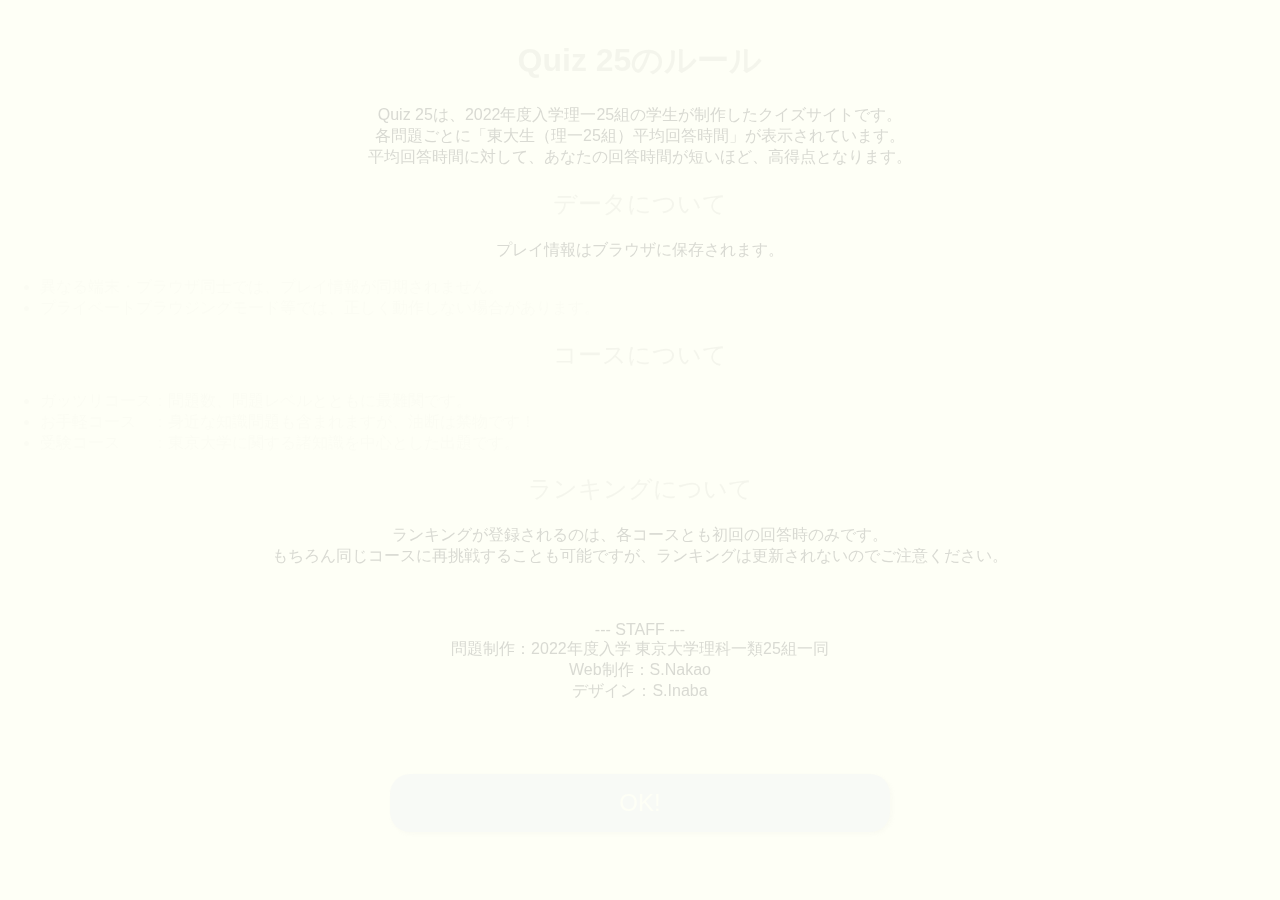
<file: index.html>
<!-- Choose Course QUIZ25 -->
<!DOCTYPE html>
<html>
	<head>
		<meta charset="utf-8">
		<title>Quiz 25</title>
		<link rel="icon" href="./img/favicon.ico">
		<link rel="stylesheet" href="./style/master.css">
		<style>
			#courselist {
				display: grid;
				grid-template-columns: 100px 300px 300px 200px;
				column-gap: 20px;
				row-gap: 40px;
				align-items: center;
			}

			#courselist div {
				text-align: left;
			}

			#courselist h2 {
				margin-bottom: 4px;
			}

			#courselist > img {
				width: 100%;
			}

			.ranking {
				display: flex;
				align-items: center;
			}

			.ranking img {
				width: 30px;
				height: 30px;
			}

			.ranking span {
				font-size: x-large;
			}
		</style>
		<script src="./js/transition.js"></script>
		<script>

			window.onload = function() {
				let userId = localStorage.getItem("userId");
				if (userId) {
					
				} else {
					location.href = "./welcome/index.html";
				}
				if (!localStorage.getItem("helpok")) {
					location.href = "./help/index.html";
				}

				const gattsuriscore = localStorage.getItem("GATTSURI");
				const otegaruscore = localStorage.getItem("OTEGARU");
				const jukenscore = localStorage.getItem("JUKEN");
				if (gattsuriscore) {
					document.getElementById("GATTSURI_SCORE").textContent = gattsuriscore;
				}
				if (otegaruscore) {
					document.getElementById("OTEGARU_SCORE").textContent = otegaruscore;
				}
				if (jukenscore) {
					document.getElementById("JUKEN_SCORE").textContent = jukenscore;
				}

			}
			
		</script>
	</head>
	<body>
		
		<header>
			<a class="left" href=""><img src="./img/quiz25.png"></a>
			<!-- <a class="right" href=""><img src="./img/hamburger.png"></a> -->
		</header>

		<div class="fader coverScreen">
			<h1>ようこそ！</h1>
			<br>

			<div class="alignChildAtCenter">
				<div id="courselist">
					
					<img src="./img/GATTSURI.png">
					<div>
						<h2>ガッツリコース</h2>
						理一生が本気で考えた知能クイズ<br>全35問
					</div>
					<div class="ranking">
						　　<span id="GATTSURI_SCORE"> - </span>点
					</div>
					<button onclick="transit('./quiz/index.html?course=GATTSURI')" class="secondary red triangle">始める</button>

					<img src="./img/OTEGARU.png">
					<div>
						<h2>お手軽コース</h2>
						常識の範疇内<br>全20問
					</div>
					<div class="ranking">
						　　<span id="OTEGARU_SCORE"> - </span>点
					</div>
					<button onclick="transit('./quiz/index.html?course=OTEGARU')" class="secondary blue triangle">始める</button>

					<img src="./img/JUKEN.png">
					<div>
						<h2>受験コース</h2>
						東大受験を控えたあなたに<br>全17問
					</div>
					<div class="ranking">
						　　<span id="JUKEN_SCORE"> - </span>点
					</div>
					<button onclick="transit('./quiz/index.html?course=JUKEN')" class="secondary green triangle">始める</button>

				</div>
					
				</div>
			</div>

		</div>

	</body>
</html>
</file>
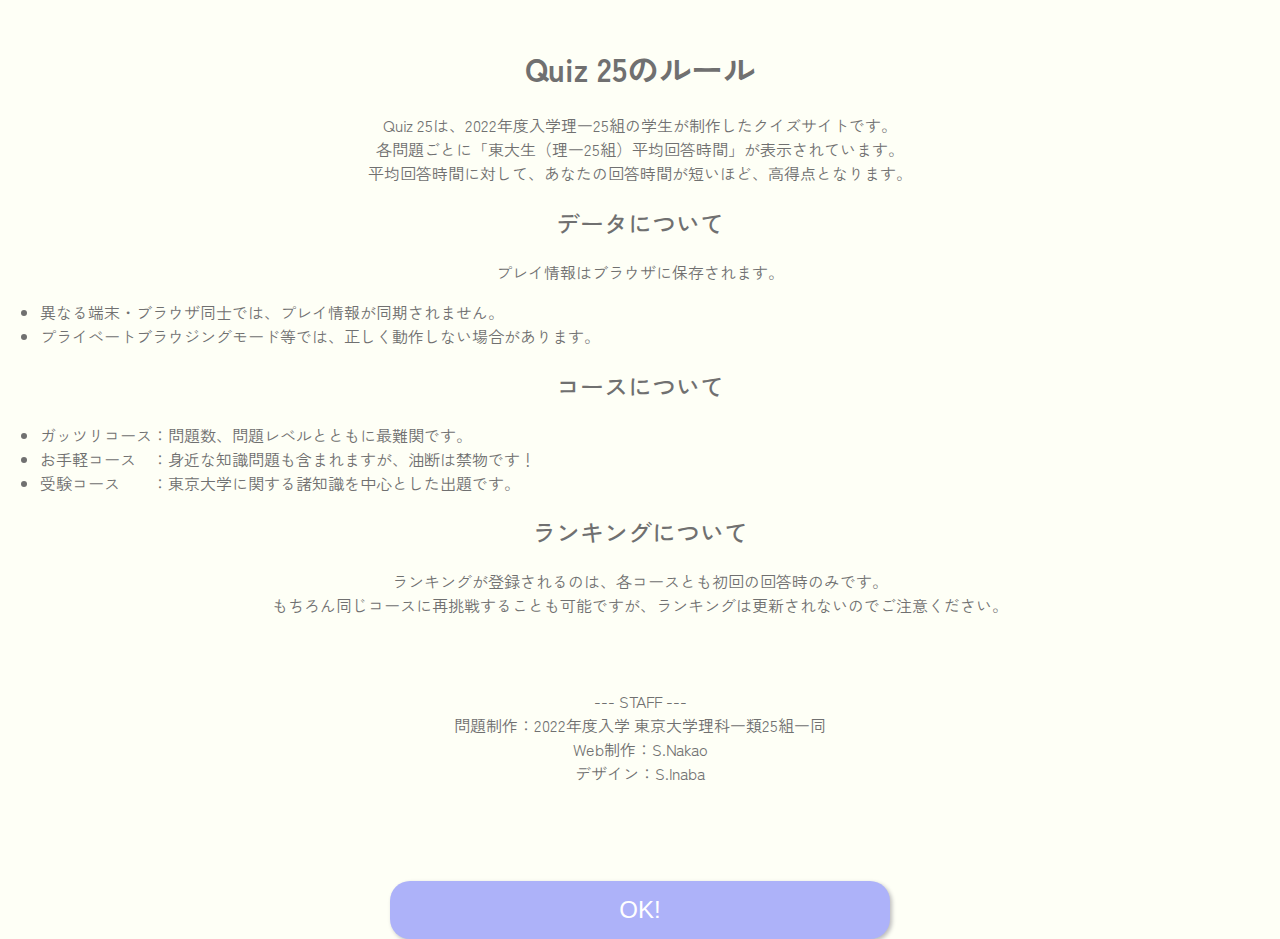
<file: help/index.html>
<!DOCTYPE html>
<html>
	<head>
		<meta charset="utf-8">
		<title>Quiz 25</title>
		<link rel="icon" href="../img/favicon.ico">
		<link rel="stylesheet" href="../style/master.css">
		<style>
			ul {
				text-align: left;
			}
		</style>
		<script src="../js/transition.js"></script>
		<script>
			function okay() {
				localStorage.setItem("helpok", true);
				transit("../index.html");
			}
		</script>
	</head>
	<body>
		<div class="fader">
			<br>
			<h1>Quiz 25のルール</h1>
				Quiz 25は、2022年度入学理一25組の学生が制作したクイズサイトです。<br>
				各問題ごとに「東大生（理一25組）平均回答時間」が表示されています。<br>
				平均回答時間に対して、あなたの回答時間が短いほど、高得点となります。<br>
				<h2>データについて</h2>
				プレイ情報はブラウザに保存されます。
				<ul>
					<li>異なる端末・ブラウザ同士では、プレイ情報が同期されません。</li>
					<li>プライベートブラウジングモード等では、正しく動作しない場合があります。</li>
				</ul>
				<h2>コースについて</h2>
				<ul>
					<li>ガッツリコース：問題数、問題レベルとともに最難関です。</li>
					<li>お手軽コース　：身近な知識問題も含まれますが、油断は禁物です！</li>
					<li>受験コース　　：東京大学に関する諸知識を中心とした出題です。</li>
				</ul>
				<h2>ランキングについて</h2>
				ランキングが登録されるのは、各コースとも初回の回答時のみです。<br>
				もちろん同じコースに再挑戦することも可能ですが、ランキングは更新されないのでご注意ください。
				<br><br><br><br>
				--- STAFF ---<br>
				問題制作：2022年度入学 東京大学理科一類25組一同<br>
				Web制作：S.Nakao<br>
				デザイン：S.Inaba<br>
				<br><br><br><br>
			<button class="primary blue" style="max-width: 500px;" onclick="okay()">OK!</button>
		</div>
	</body>
</html>
</file>
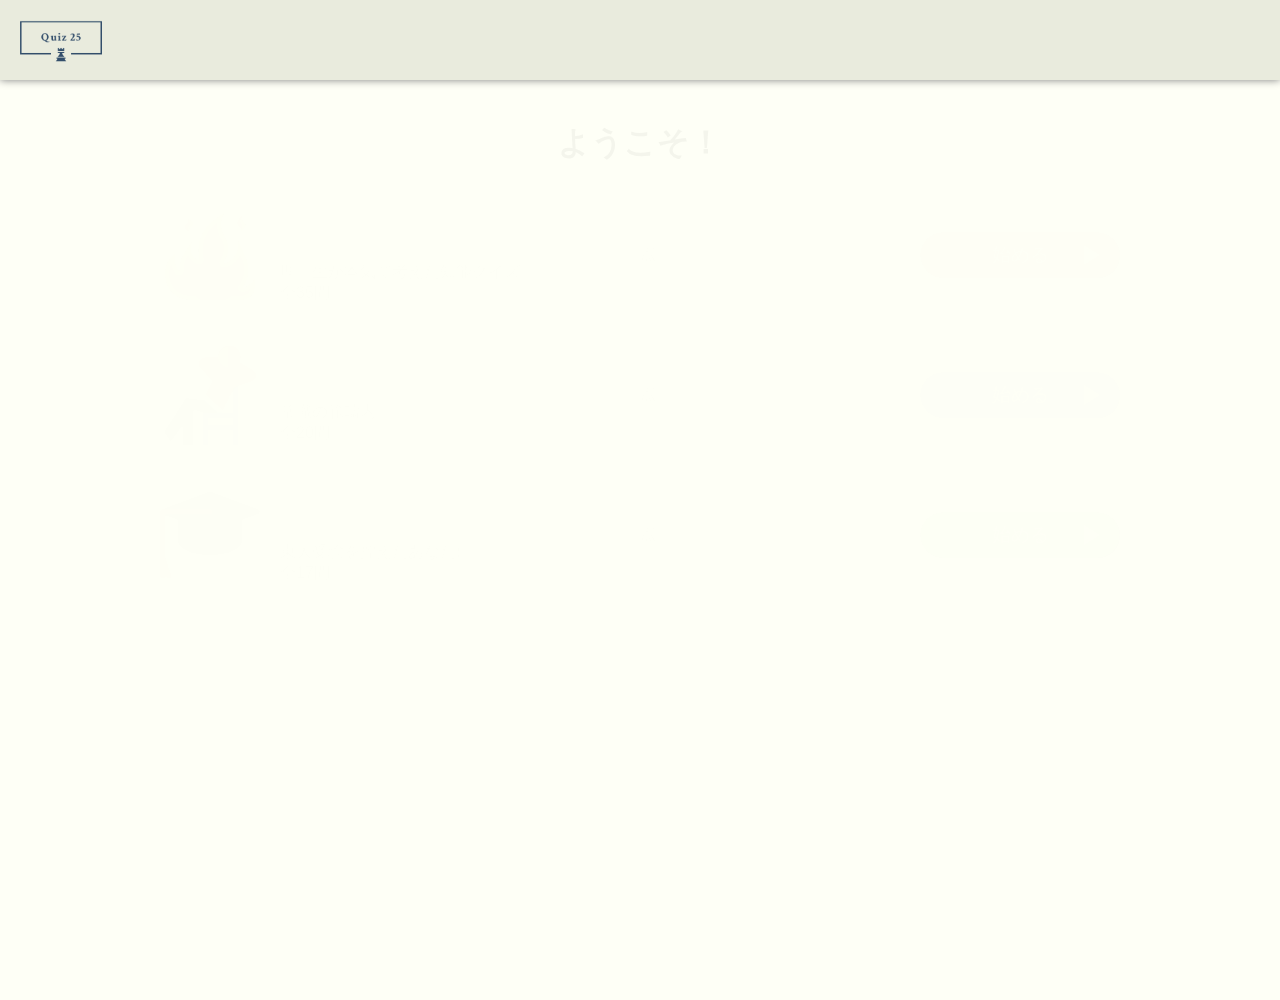
<file: quiz/index.html>
<!-- Question & Answer Screen -->
<!DOCTYPE html>
<html>
	<head>
		<meta charset="utf-8">
		<title>Quiz 25</title>
		<link rel="icon" href="../img/favicon.ico">
		<link rel="stylesheet" href="../style/master.css">
		<style>
			#progress {
				display: flex;
				justify-content: center;
				align-items: center;
				width: 100vw;
			}

			#options {
				justify-content:center;
				align-content: flex-start;
				display: grid;
				grid-template-columns: 40vw;
				gap: 10px;
				counter-reset: rank 0;
			}

			#answer > div {
				display: grid;
				justify-content: center;
				align-content: center;
				grid-template-columns: 20vw 60vw;
				gap: 8vw;
			}

			#answericon {
				width: 100%;
				height: auto;
			}

			#sharebutton::after {
				content: "";
				display: inline-block;
				position: absolute;
				width: 30px;
				height: 30px;
				bottom: 5px;
				right: 10px;
				background-image: url("../img/share.png");
				background-size: contain;
				vertical-align: middle;
			}
			
		</style>
		<script src="../js/transition.js"></script>
		<script src="./question_orders.js"></script>
		<script src="./question_screen.js"></script>
		<script src="./score.js"></script>
		<script src="./timer.js"></script>
		<script src="./answer_screen.js"></script>
		<script>

			var section_question;
			var section_answer;

			const courses = {
				GATTSURI: "ガッツリコース",
				OTEGARU: "お手軽コース",
				JUKEN: "受験コース"
			};

			window.onload = function() {
				section_question = document.getElementById("question");
				section_answer = document.getElementById("answer");

				let url = new URL(location.href);
				course = url.searchParams.get("course");
				if (course != "GATTSURI" && course != "OTEGARU" && course != "JUKEN") {
					location.href = "../index.html";
				}

				document.getElementById("course_label").textContent = courses[course];
				document.getElementById("course_icon").setAttribute("src", "../img/" + course + ".png");
				
				// 問題リストを受信する
				let requestURL = "https://raw.githubusercontent.com/bull-frog/personal/main/courses.json";
				let request = new XMLHttpRequest();
				request.open("GET", requestURL);
				request.responseType = "json";
				request.send();

				request.onload = function() {
					questions = request.response[course];
					nextQuestion();
				}
				
			}

			function onSelectOption(index) {
				displayAnswer(index);
				section_question.classList.add("fadeOut");
				setTimeout(() => {
					section_question.classList.add("gone");
					window.scrollTo(0, 0);
					section_answer.classList.remove("gone");
					section_answer.classList.remove("fadeOut");
				}, 200);
			}

			function closeAnswer() {
				document.getElementById("nextbutton").disabled = true;
				if (questionDoesRemain()) {
					nextQuestion();
				} else {
					localStorage.setItem("temporary", totalScore());
					transit("./result.html?course=" + course);
				}
			}

			function onClickLogo() {
				if (window.confirm("本当にこのページを離れますか？\n進行内容は保存されません。")) {
					transit("../index.html");
				}
			}

			function share() {
				window.open("../share/share_question.html?qId=" + currentQuestion.qId);
			}

		</script>
	</head>
	<body>
		
		<header>
			<a onclick="onClickLogo()" class="left"><img src="../img/quiz25.png"></a>
			<!-- <a class="right"><img src="../img/hamburger.png"></a> -->
		</header>

		<div class="fader coverScreen">

			<div id="progress">
				<img id="course_icon" src="../img/GATTSURI.png" style="width: 60px; height: 60px">　
				<h3 id="course_label"></h3>　
				<h2 id="qnumber">第0/0問</h2>
			</div>
			
			<div id="question" class="fader">
				東大生平均解答時間<span id="avetime"></span>秒

				<h1 id="question_sentence"></h1><br>

				<div style="display: flex; justify-content: center; align-content: flex-start;">
					<img id="question_image" style="width: 24vw; margin-right: 10vw;">
					<div id="options">
					</div>
				</div>
			</div>

			<div id="answer" class="fader gone fadeOut" style="margin-top: 60px;">
				
				<div style="justify-content: center; margin-bottom: 10vh;">
					<img id="answericon" src="../img/ok.png">

					<div style="text-align: left;">
						<h1 id="judge" style="font-size: 260%; margin-top: 0;"></h1>
						<span id="comment"></span>
						<br><br>
						解答時間：<span id="time"></span>秒<br>
						得点：<span id="score"></span>点
					</div>
				</div>
				<button id="sharebutton" onclick="share()" class="secondary blue">問題をシェア</button>
				<br><br>
				<button id="nextbutton" onclick="closeAnswer()" class="primary red triangle" style="width: 300px">次へ</button>

			</div>

		</div>


	</body>
</html>
</file>
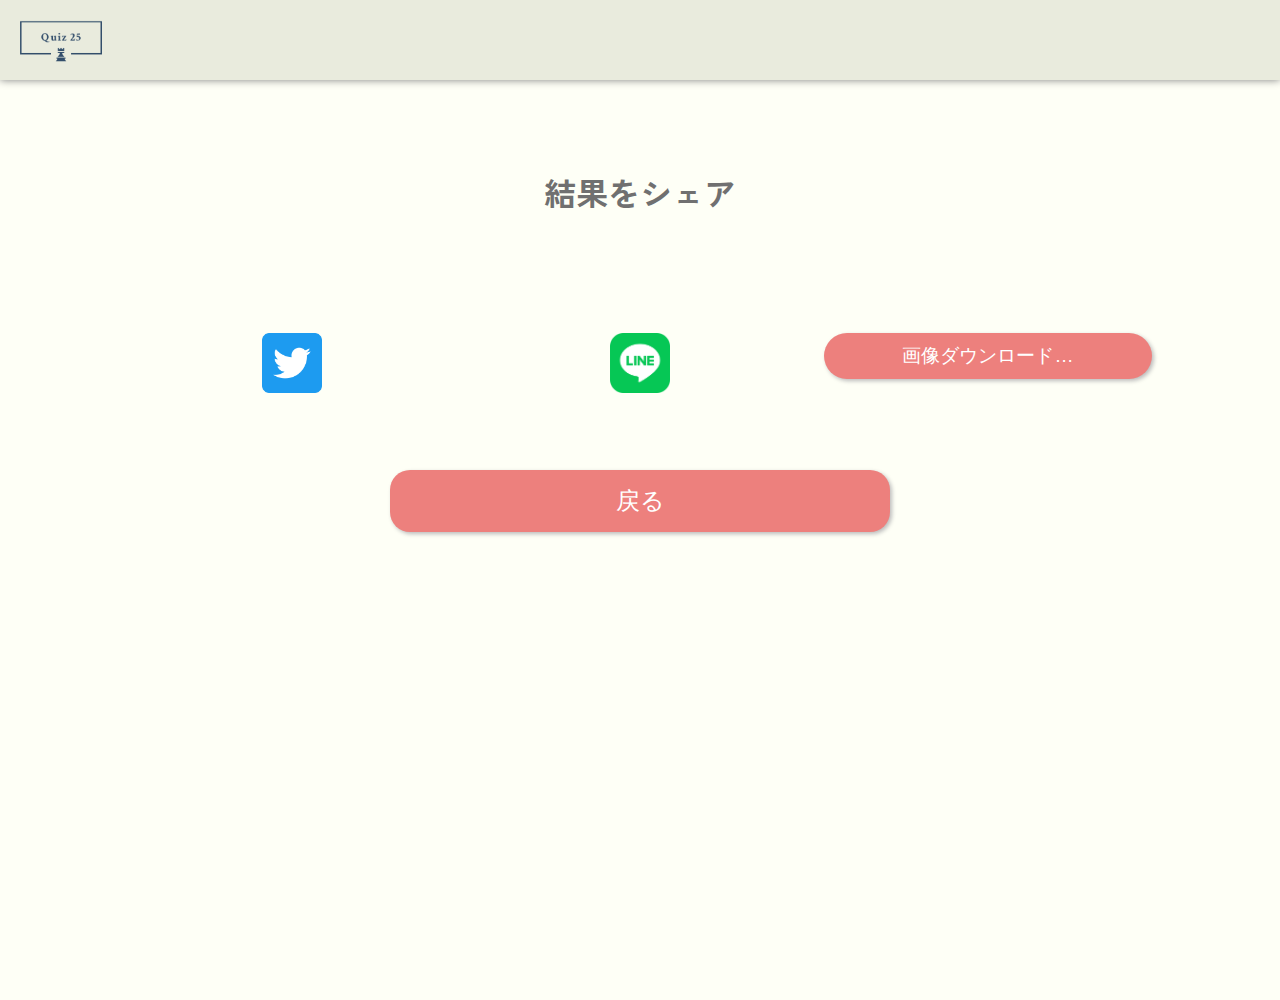
<file: share/index.html>
<!DOCTYPE html>
<html>
	<head>
		<meta charset="utf-8">
		<title>Quiz 25</title>
		<link rel="icon" href="../img/favicon.ico">
		<link rel="stylesheet" href="../style/master.css">
		<style>
			
			#shareoptions img {
				height: 60px;
				width: 60px;
			}

		</style>
		<script src="../js/transition.js"></script>
		<script>

			const homepage = "https://wweefasdgfasdgadsfgaefhasdf.com/";

			window.onload = function() {
				const sns = sessionStorage.getItem("sns");
				const twitter = encodeURIComponent(sns);
				const line = twitter + "%0d" + homepage;
				document.getElementById("twitter").href = "https://twitter.com/intent/tweet?text=" + twitter + "&url=" + homepage;
				document.getElementById("line").href = "https://line.me/R/msg/text/?" + line;
			}

			function dl() {
				var data = sessionStorage.getItem('screenshot');
				var a = document.createElement('a');
				a.href = data;
				a.download = 'download.jpg';
				a.click();
			}

		</script>
	</head>
	<body>
		
		<header>
			<a onclick="transit('../index.html')" class="left"><img src="../img/quiz25.png"></a>
			<!-- <a class="right"><img src="../img/hamburger.png"></a> -->
		</header>

		<div class="fader coverScreen">

			<br><br>
			<h1>結果をシェア</h1>
			<br><br><br><br>

			<div id="shareoptions" style="padding-left: 10vw; padding-right: 10vw; display: grid; grid-template-columns: 1fr 1fr 1fr; gap: 20px; justify-content: center;">
				<a id="twitter"><img src="../img/twitter.png"></a>
				<a id="line"><img src="../img/line.png"></a>
				<button onclick="dl()" class="secondary red">画像ダウンロード…</button>
			</div>
			<br><br><br>
			<button class="primary red" style="max-width: 500px;" onclick="History.back()">戻る</button>

		</div>


	</body>
</html>
</file>
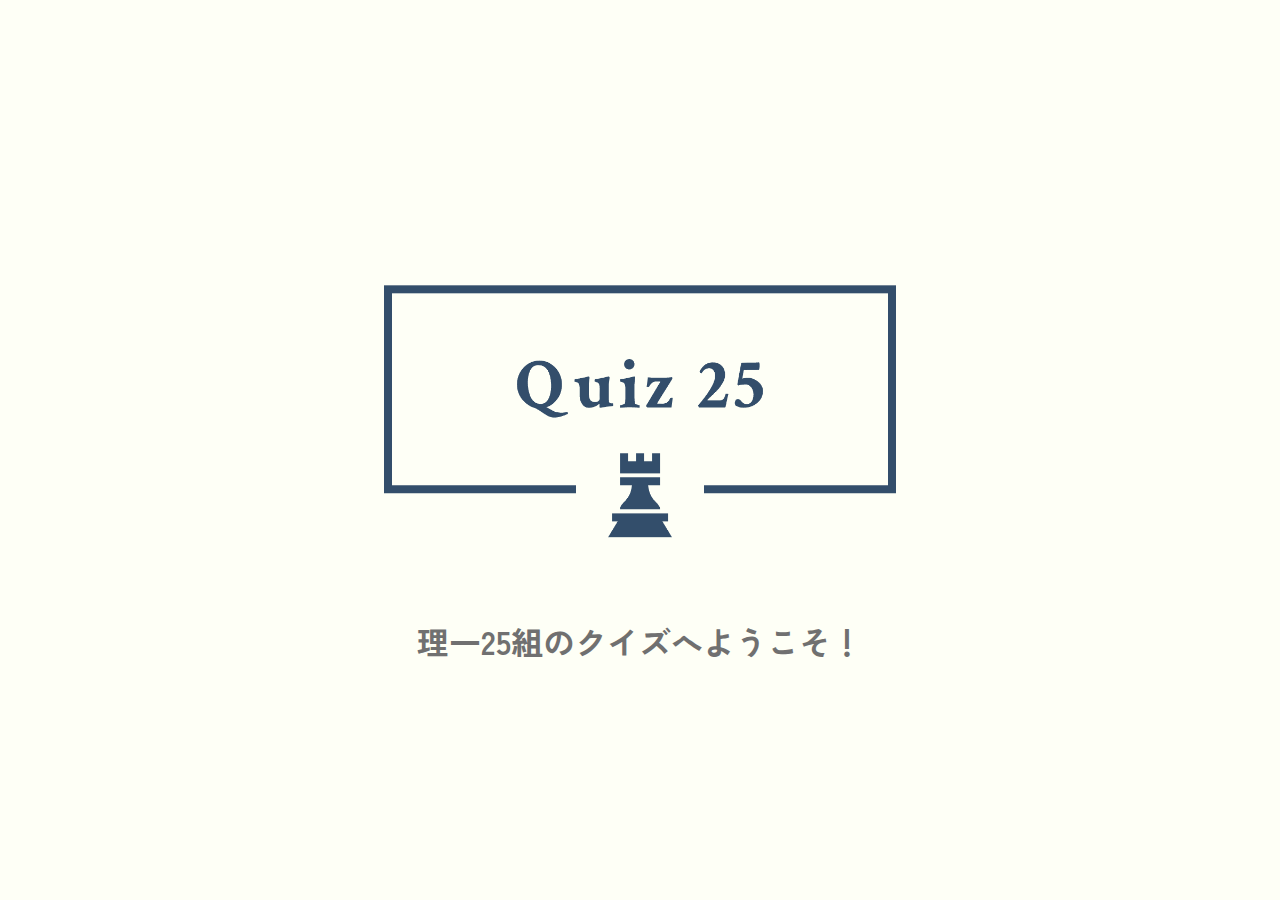
<file: welcome/index.html>
<!-- Welcome Screen -->
<!DOCTYPE html>
<html>
	<head>
		<meta charset="utf-8">
		<title>Quiz 25</title>
		<link rel="icon" href="../img/favicon.ico">
		<link rel="stylesheet" href="../style/master.css">
		<style>

			body {
				overflow: hidden;
			}

			#welcome {
				height: 100vh;
			}
			#welcome, #welcome * {
				animation: fadeIn 1s ease 0s 1 normal;
				transition: 1s;
			}
			#welcome.stayUp, #welcome.stayUp * {
				transform: translateY(-50vh);
			}

			#nickname {
				position: fixed;
				top: 0;
				z-index: 100;
				height: 100vh;
				width: 100vw;
			}
			#nickname, #nickname * {
				transition: ease-out 1s;
			}
			#nickname.stayDown, #nickname.stayDown * {
				transform: translateY(100vh);
			}
		</style>
		<script src="../js/transition.js"></script>
		<script>
			window.onload = function() {
				setTimeout(() => {
					document.getElementById("welcome").classList.add("stayUp");
					document.getElementById("nickname").classList.remove("stayDown");
				}, 2000);
			}

			window.document.onkeydown = function(event){
      			if (event.key === 'Enter') {
        	    	register();
        		}
    		}

			function register() {
				let nickname = document.getElementById("nicknamefield").value;
				if (nickname == "") {
					nickname = "名無し";
				}
				let firstAccessTime = (new Date()).getTime();
				localStorage.setItem("userId", firstAccessTime);
				localStorage.setItem("nickname", nickname);
				transit("../index.html");
			}
		</script>
	</head>
	<body>
		<div id="welcome" class="alignChildAtCenter">
			<div>
				<img style="width: 50vw;" src="../img/quiz25.png"><br>
				<h1>理一25組のクイズへようこそ！</h1>
			</div>
		</div>

		<div id="nickname" class="fader alignChildAtCenter stayDown">

			<header>
				<a class="left"><img src="../img/quiz25.png"></a>
				<!-- <a class="right" href=""><img src="../img/hamburger.png"></a> -->
			</header>

			<div>
				<h1>ニックネームを登録（任意）</h1>
				<p>ニックネーム：<input id="nicknamefield" placeholder="名無し" spellcheck="false" autofocus></p><br>
				<button class="primary red" onclick="register()">はじめる</button>
			</div>
	
		</div>

	</body>
</html>
</file>
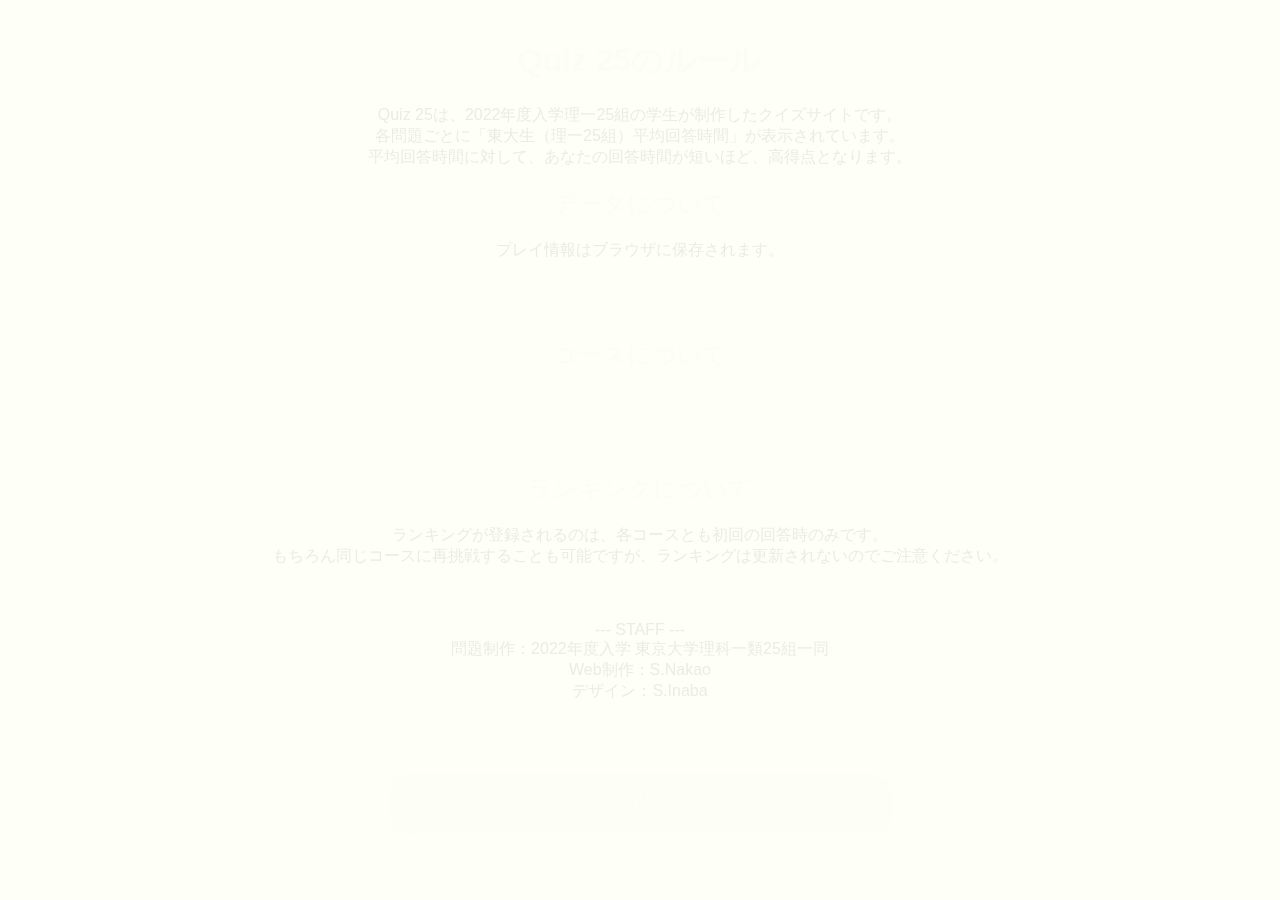
<file: share.html>
<!DOCTYPE html>
<html>
	<head>
		<meta charset="utf-8">
		<title>Quiz 25</title>
		<link rel="icon" href="./img/favicon.ico">
		<link rel="stylesheet" href="./style/master.css">
		<style>
			header {
				height: 120px;
			}
			.coverScreen {
				padding-top: 160px;
			}
		</style>
		<script src="./js/transition.js"></script>
		<script>

			var course;
			var qId;
			var question;

			const courses = {
				GATTSURI: "ガッツリコース",
				OTEGARU: "お手軽コース",
				JUKEN: "受験コース"
			};
			
			window.onload = function() {
				let url = new URL(location.href);
				course = url.searchParams.get("course");
				qId = url.searchParams.get("qId");
			}

			if (!qId || qId == "") {
				location.href = "./index.html";
			}

			let requestURL = "https://raw.githubusercontent.com/bull-frog/personal/main/q" + qId + ".json";
			let request = new XMLHttpRequest();
			request.open("GET", requestURL);
			request.responseType = "json";
			request.send();

			request.onload = function() {
				question = request.response;
				document.getElementById("course_icon").setAttribute("src", "./img/" + course + ".png");
				document.getElementById('coursename').textContent = courses[course];
				document.getElementById("question_sentence").textContent = question.question;
				if (question.imgUrl != "") {
					document.getElementById("question_image").remove("gone");
					setAttribute("src", question.imgUrl);
				}
			}

		</script>
	</head>
	<body>
		
		<header>
			<a class="center" onclick="transit('./index.html');"><img src="./img/quiz25.png"></a>
		</header>

		<div class="fader coverScreen">
			
			<div>
				<img id="course_icon" style="width: 60px; height: 60px">
				<h3 id="coursename"></h3>
				<h2>この問題、解けますか？</h2>
			</div>
			
			<div id="question">
				東大生平均解答時間<span id="avetime">3.5</span>秒

				<h1 id="question_sentence">あの次のひらがなはなんでしょう？<br><br><br><br></h1>

				<div style="display: flex; justify-content: center; align-content: flex-start;">
					<img id="question_image" class="gone" style="width: 24vw; margin-right: 10vw;">
					<button class="primary blue" style="width: 60vw;">Quiz25に挑戦する</button>
				</div>
			</div>


		</div>

	</body>
</html>
</file>
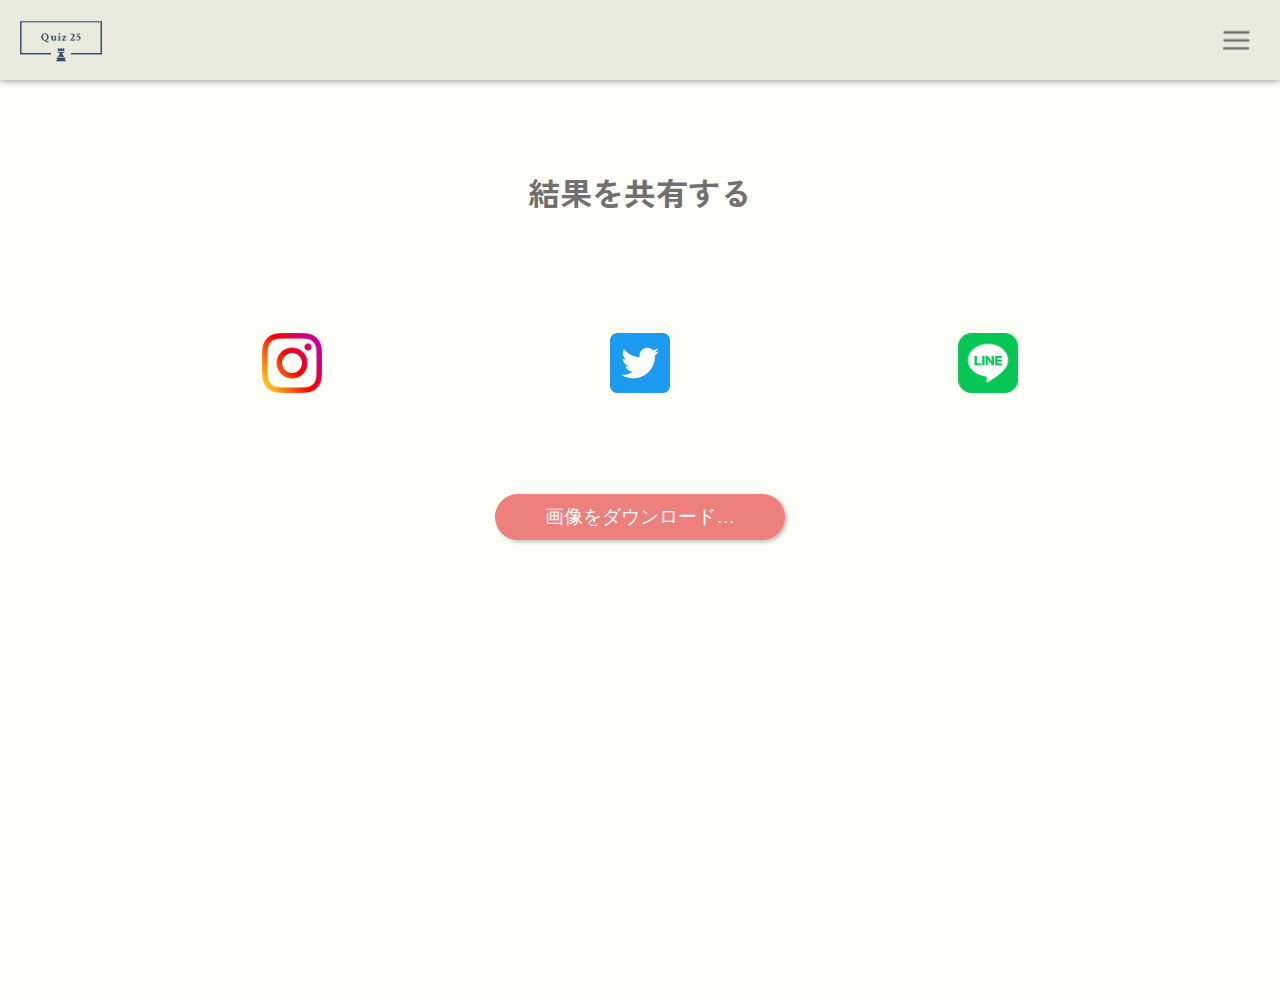
<file: share/score.html>
<!DOCTYPE html>
<html>
	<head>
		<meta charset="utf-8">
		<title>Quiz 25</title>
		<link rel="icon" href="../img/favicon.ico">
		<link rel="stylesheet" href="../style/master.css">
		<style>
			
			#shareoptions img {
				height: 60px;
				width: 60px;
			}

		</style>
		<script src="../js/transition.js"></script>
		<script>

		</script>
	</head>
	<body>
		
		<header>
			<a onclick="transit('../index.html')" class="left"><img src="../img/quiz25.png"></a>
			<a class="right"><img src="../img/hamburger.png"></a>
		</header>

		<div class="fader coverScreen">

			<br><br>
			<h1>結果を共有する</h1>
			<br><br><br><br>

			<div id="shareoptions" style="padding-left: 10vw; padding-right: 10vw; display: grid; grid-template-columns: 1fr 1fr 1fr; gap: 20px; justify-content: center;">
				<a><img src="../img/instragram.png"></a>
				<a><img src="../img/twitter.png"></a>
				<a><img src="../img/line.png"></a>
			</div>
			<br><br><br><br>
			<button class="secondary red">画像をダウンロード…</button>

		</div>


	</body>
</html>
</file>
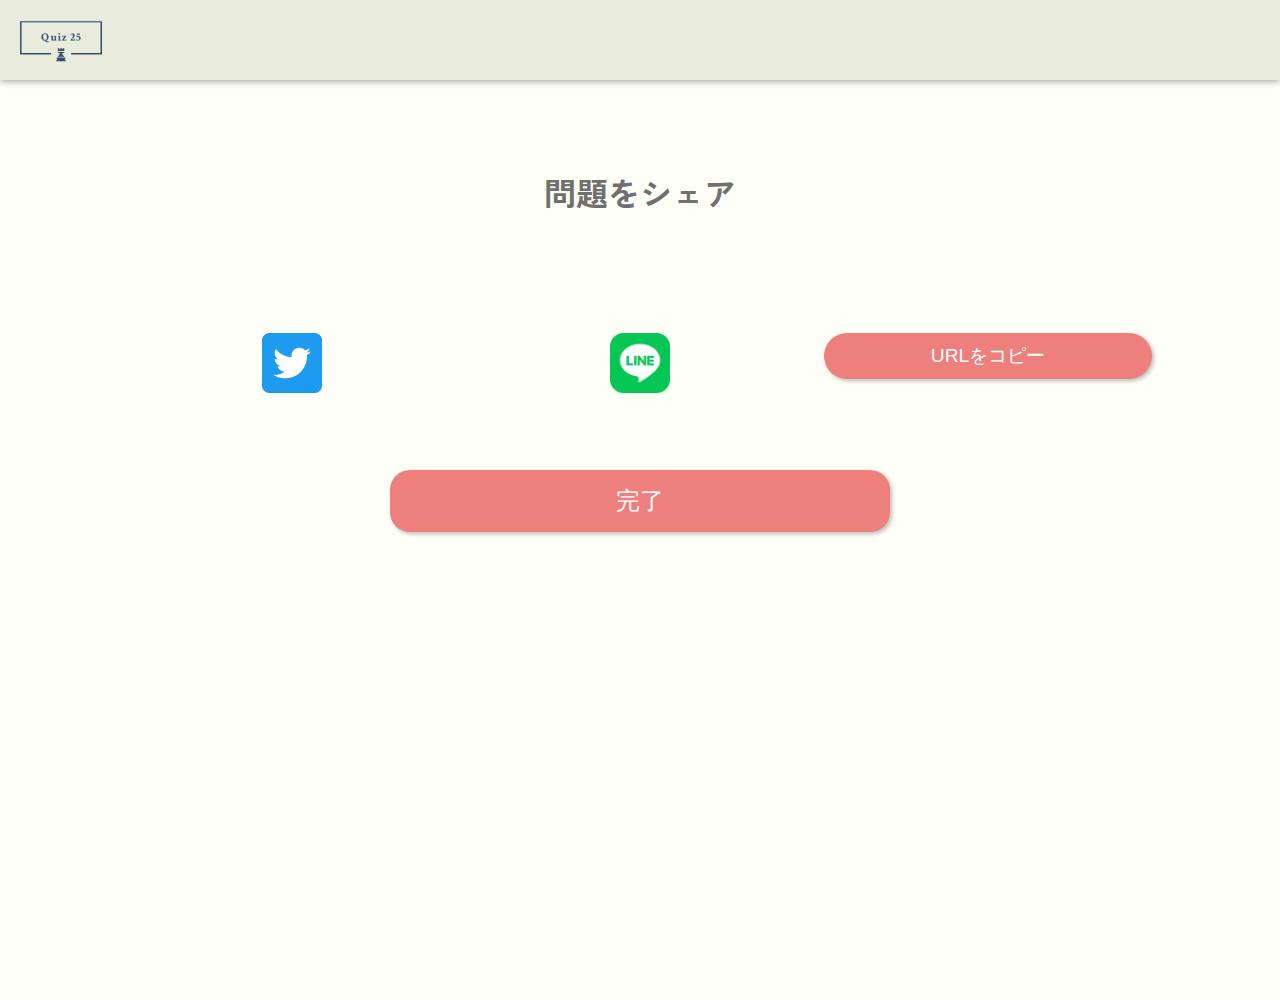
<file: share/share_question.html>
<!DOCTYPE html>
<html>
	<head>
		<meta charset="utf-8">
		<title>Quiz 25</title>
		<link rel="icon" href="../img/favicon.ico">
		<link rel="stylesheet" href="../style/master.css">
		<style>
			
			#shareoptions img {
				height: 60px;
				width: 60px;
			}

		</style>
		<script src="../js/transition.js"></script>
		<script>

			var qId;

			var link;

			window.onload = function() {
				qId = (new URL(location.href)).searchParams.get("qId");

				if (!qId) {
					window.close();
					History.back();
				}

				let requestURL = "https://raw.githubusercontent.com/bull-frog/personal/main/q" + qId + ".json";
				let request = new XMLHttpRequest();
				request.open("GET", requestURL);
				request.responseType = "json";
				request.send();
				request.onload = function() {
					var question = request.response.question;
					const sns = "#Quiz25 この問題が解けますか？\n\n>>> No." + qId + " <<<\n"
						+ (question.length > 60 ? (question).slice(0,60)+"…" : question) + "\n\nあなたも挑戦してみましょう！\n-------------\n東大理一25組「Quiz 25」\n";
					const twitter = encodeURIComponent(sns);
					link = "https::/asdfaedfaedafdf.com/?qId=" + qId;
					const line = twitter + "%0d" + link;

					document.getElementById("twitter").href = "https://twitter.com/intent/tweet?text=" + twitter + "&url=" + link;
					document.getElementById("line").href = "https://line.me/R/msg/text/?" + line;
				}

			}

			function copyLink() {
				navigator.clipboard.writeText(link);
				alert("クリップボードにコピーされました！");
			}

		</script>
	</head>
	<body>
		
		<header>
			<a onclick="transit('../index.html')" class="left"><img src="../img/quiz25.png"></a>
			<!-- <a class="right"><img src="../img/hamburger.png"></a> -->
		</header>

		<div class="fader coverScreen">

			<br><br>
			<h1>問題をシェア</h1>
			<br><br><br><br>

			<div id="shareoptions" style="padding-left: 10vw; padding-right: 10vw; display: grid; grid-template-columns: 1fr 1fr 1fr; gap: 20px; justify-content: center;">
				<a id="twitter"><img src="../img/twitter.png"></a>
				<a id="line"><img src="../img/line.png"></a>
				<button onclick="copyLink()" class="secondary red">URLをコピー</button>
			</div>
			<br><br><br>
			<button class="primary red" style="max-width: 500px;" onclick="window.close()">完了</button>

		</div>


	</body>
</html>
</file>
<file: style/master.css>
/* Master */
@import url("header.css");
@import url("transition.css");
@import url("button.css");
@import url("input.css");
@import url("font.css");

body {
	background-color: #fefff6;
	color: #707070;
	margin: 0;
	padding: 0;
	text-align: center;
	overflow-x: hidden;
}

* {
	position: relative;
	overscroll-behavior: none;
	scrollbar-width: none;
}

*::-webkit-scrollbar {display: none;}

.coverScreen {
	padding-top: 100px;
	height: 100vh;
	width: 100vw;
}

.gone, .gone * {
	display: none;
}

.alignChildAtCenter {
	display: flex;
	justify-content: center;
	align-items: center;
}

.left {
	position: absolute;
	left: 0;
}
.right {
	position: absolute;
	right: 0;
}

img {
	object-fit: contain;
}
</file>
